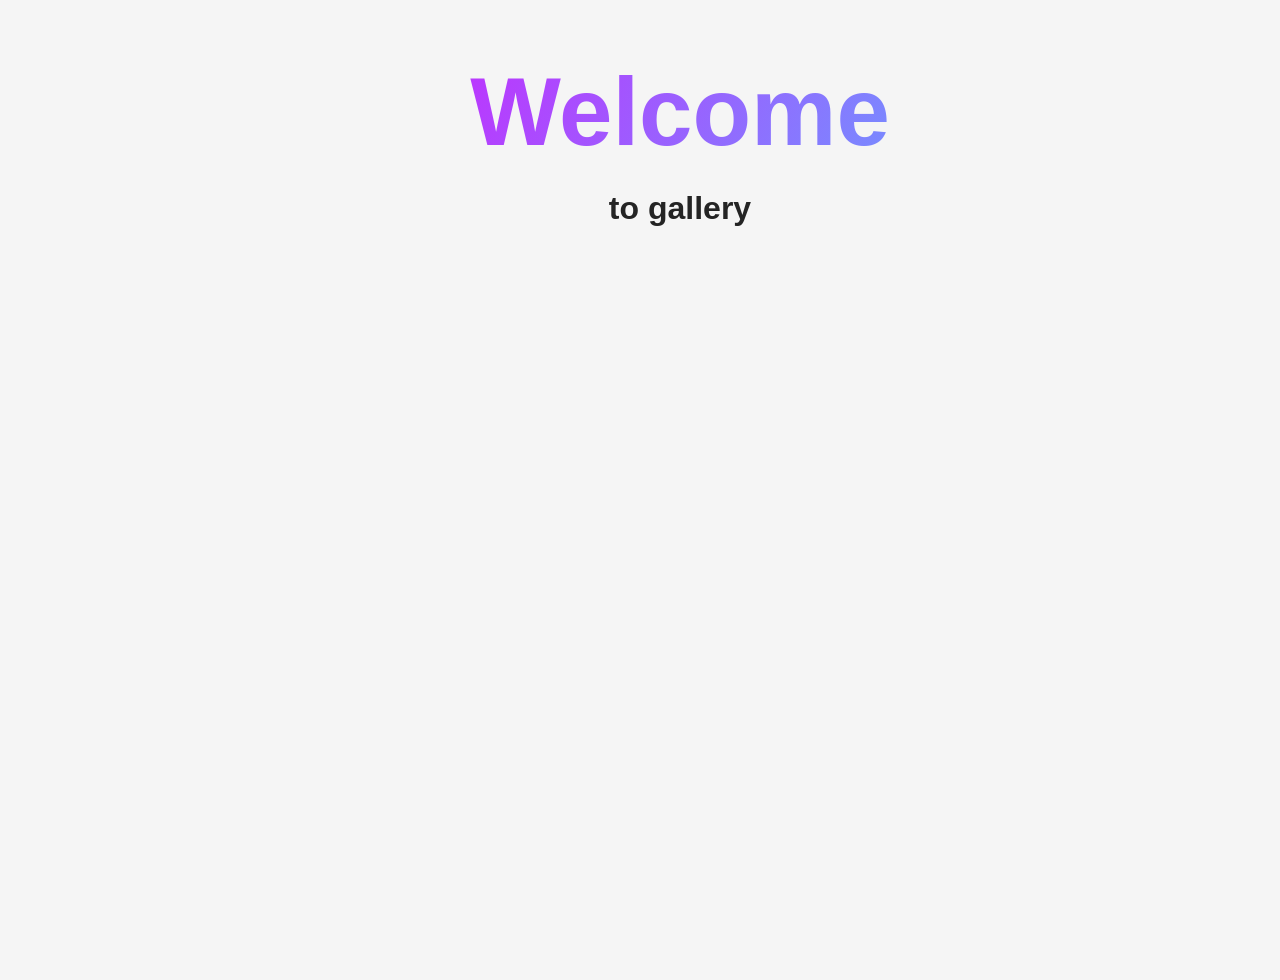
<file: src/1-gallery.html>
<!doctype html>
<html lang="en">
  <head>
    <meta charset="UTF-8" />
    <meta http-equiv="X-UA-Compatible" content="IE=edge" />
    <meta name="viewport" content="width=device-width, initial-scale=1.0" />
    <title>Gallery</title>
    <link rel="stylesheet" href="./css/styles.css" />
  </head>
  <body>
    <main>
      <div class="container">
        <h1 class="main-title">
          <span class="main-title-gradient">Welcome</span> to gallery
        </h1>
        <ul class="gallery"></ul>
        <load src="./partials/back-link.html" />
      </div>
    </main>

    <load src="./partials/footer.html" />
    <script type="module" src="./js/1-gallery.js"></script>
  </body>
</html>
</file>
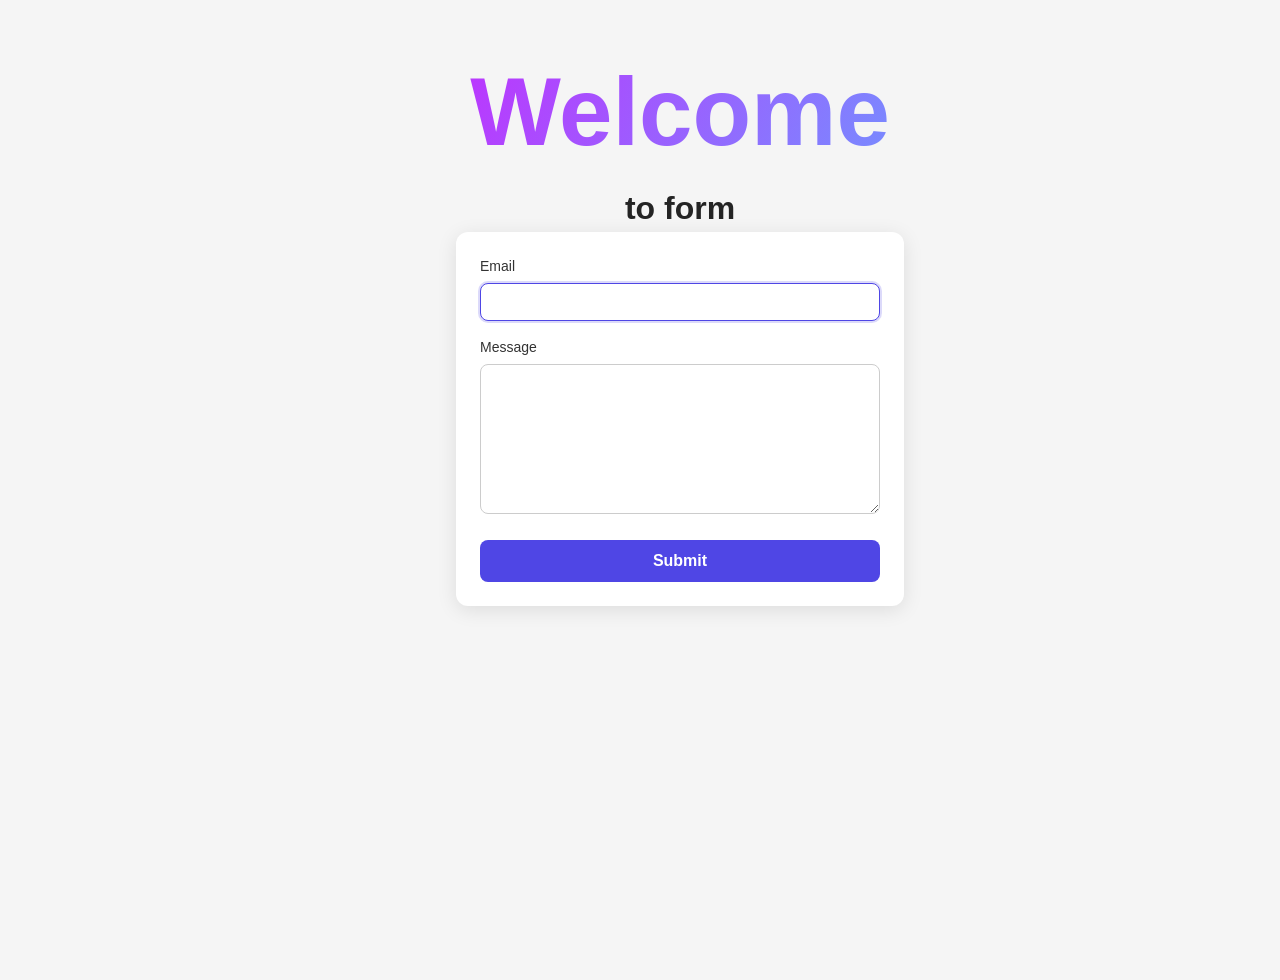
<file: src/2-form.html>
<!doctype html>
<html lang="en">
  <head>
    <meta charset="UTF-8" />
    <meta http-equiv="X-UA-Compatible" content="IE=edge" />
    <meta name="viewport" content="width=device-width, initial-scale=1.0" />
    <title>Form</title>
    <link rel="stylesheet" href="./css/styles.css" />
  </head>
  <body>
    <load
      src="./partials/header.html"
      icon-path="./img/sprite.svg#logo"
      highlight-curr="active"
    />

    <main>
      <div class="container">
        <h1 class="main-title">
          <span class="main-title-gradient">Welcome</span> to form
        </h1>
        <form class="feedback-form" autocomplete="off">
          <label>
            Email
            <input type="email" name="email" autofocus />
          </label>

          <label>
            Message
            <textarea name="message" rows="8"></textarea>
          </label>

          <button type="submit">Submit</button>
        </form>
        <load src="./partials/back-link.html" />
      </div>
    </main>

    <load src="./partials/footer.html" />
    <script type="module" src="./js/2-form.js"></script>
  </body>
</html>
</file>
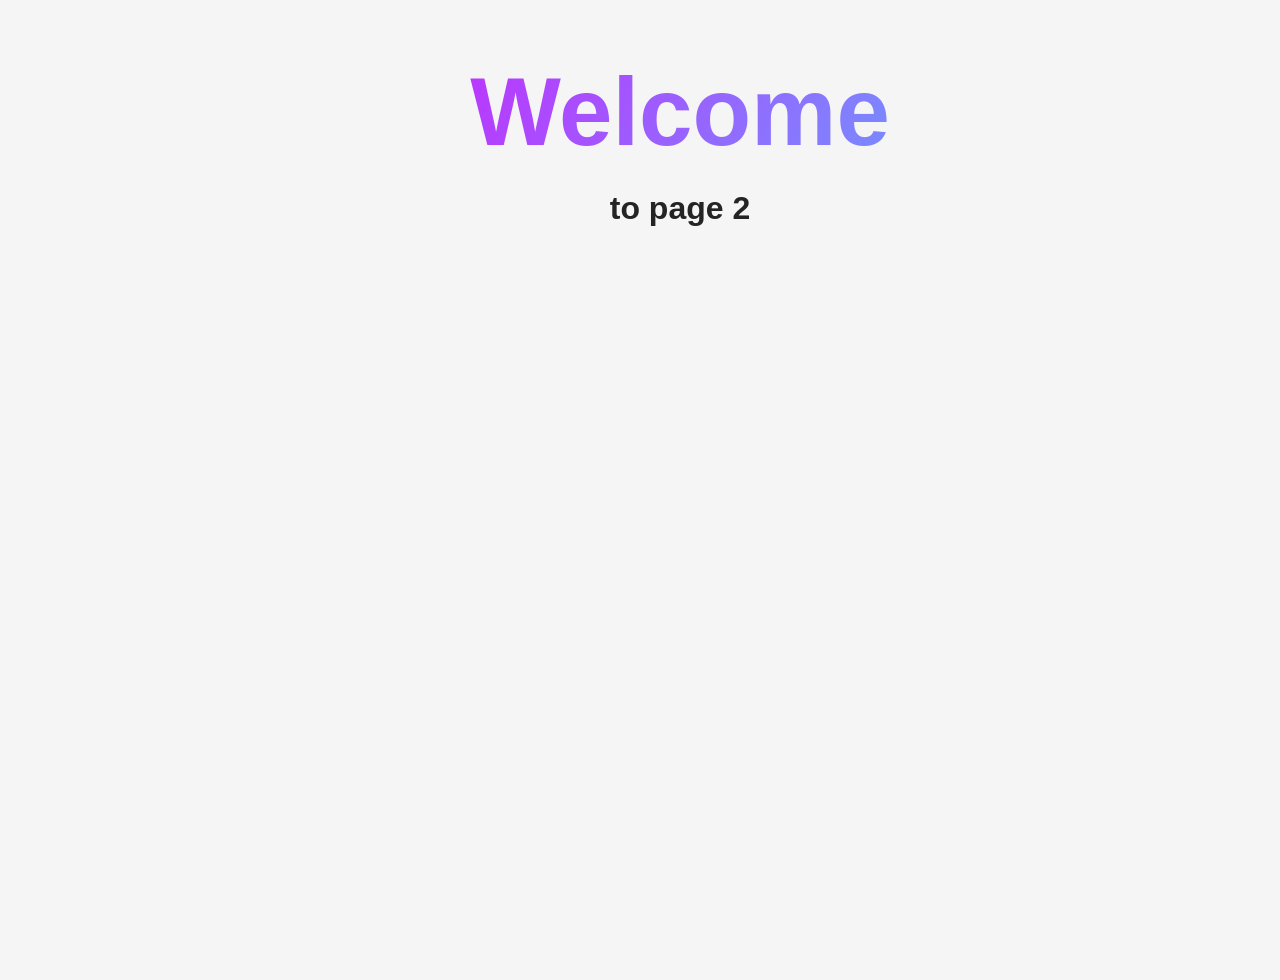
<file: src/page-2.html>
<!DOCTYPE html>
<html lang="en">
  <head>
    <meta charset="UTF-8" />
    <meta http-equiv="X-UA-Compatible" content="IE=edge" />
    <meta name="viewport" content="width=device-width, initial-scale=1.0" />
    <title>Page 2</title>
    <link rel="stylesheet" href="./css/styles.css" />
  </head>
  <body>
    <load
      src="./partials/header.html"
      icon-path="./img/sprite.svg#logo"
      highlight-act="active"
    />

    <main>
      <div class="container">
        <h1 class="main-title">
          <span class="main-title-gradient">Welcome</span> to page 2
        </h1>
        <load src="./partials/back-link.html" />
      </div>
    </main>

    <load src="./partials/footer.html" />
  </body>
</html>
</file>
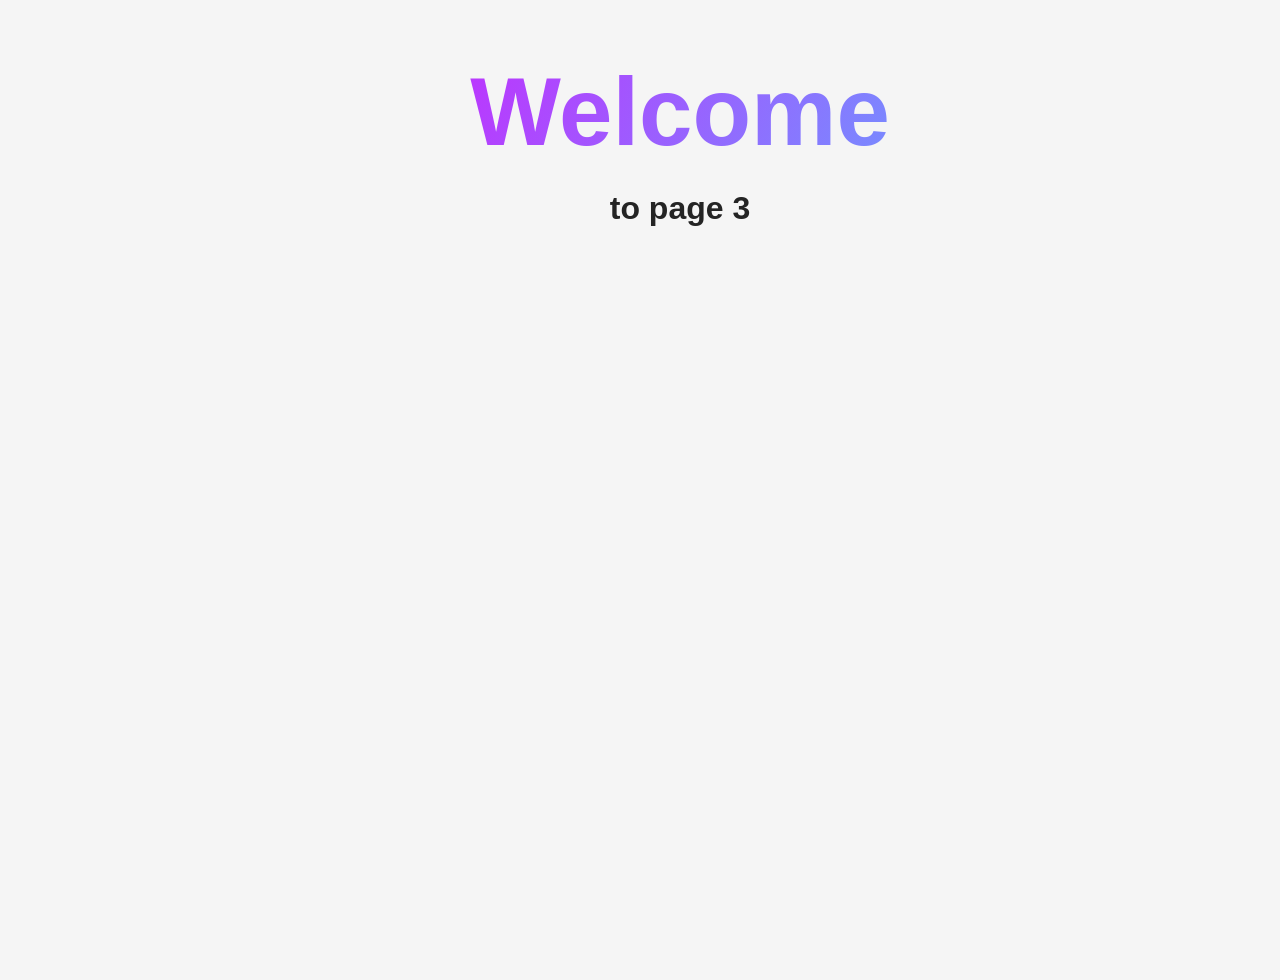
<file: src/page-3.html>
<!DOCTYPE html>
<html lang="en">
  <head>
    <meta charset="UTF-8" />
    <meta http-equiv="X-UA-Compatible" content="IE=edge" />
    <meta name="viewport" content="width=device-width, initial-scale=1.0" />
    <title>Page 3</title>
    <link rel="stylesheet" href="./css/styles.css" />
  </head>
  <body>
    <load
      src="./partials/header.html"
      icon-path="./img/sprite.svg#logo"
      highlight-curr="active"
    />

    <main>
      <div class="container">
        <h1 class="main-title">
          <span class="main-title-gradient">Welcome</span> to page 3
        </h1>
        <load src="./partials/back-link.html" />
      </div>
    </main>

    <load src="./partials/footer.html" />
  </body>
</html>
</file>
<file: src/css/styles.css>
/**
  |============================
  | include css partials with
  | default @import url()
  |============================
*/
/* Common styles */
@import url('./reset.css');
@import url('./base.css');
@import url('./container.css');
@import url('./animations.css');

/* Sections style */
@import url('./galleri.css');
@import url('./header.css');
@import url('./vite-promo.css');
@import url('./badges.css');
@import url('./back-link.css');
@import url('./footer.css');
@import url('./form.css');
</file>
